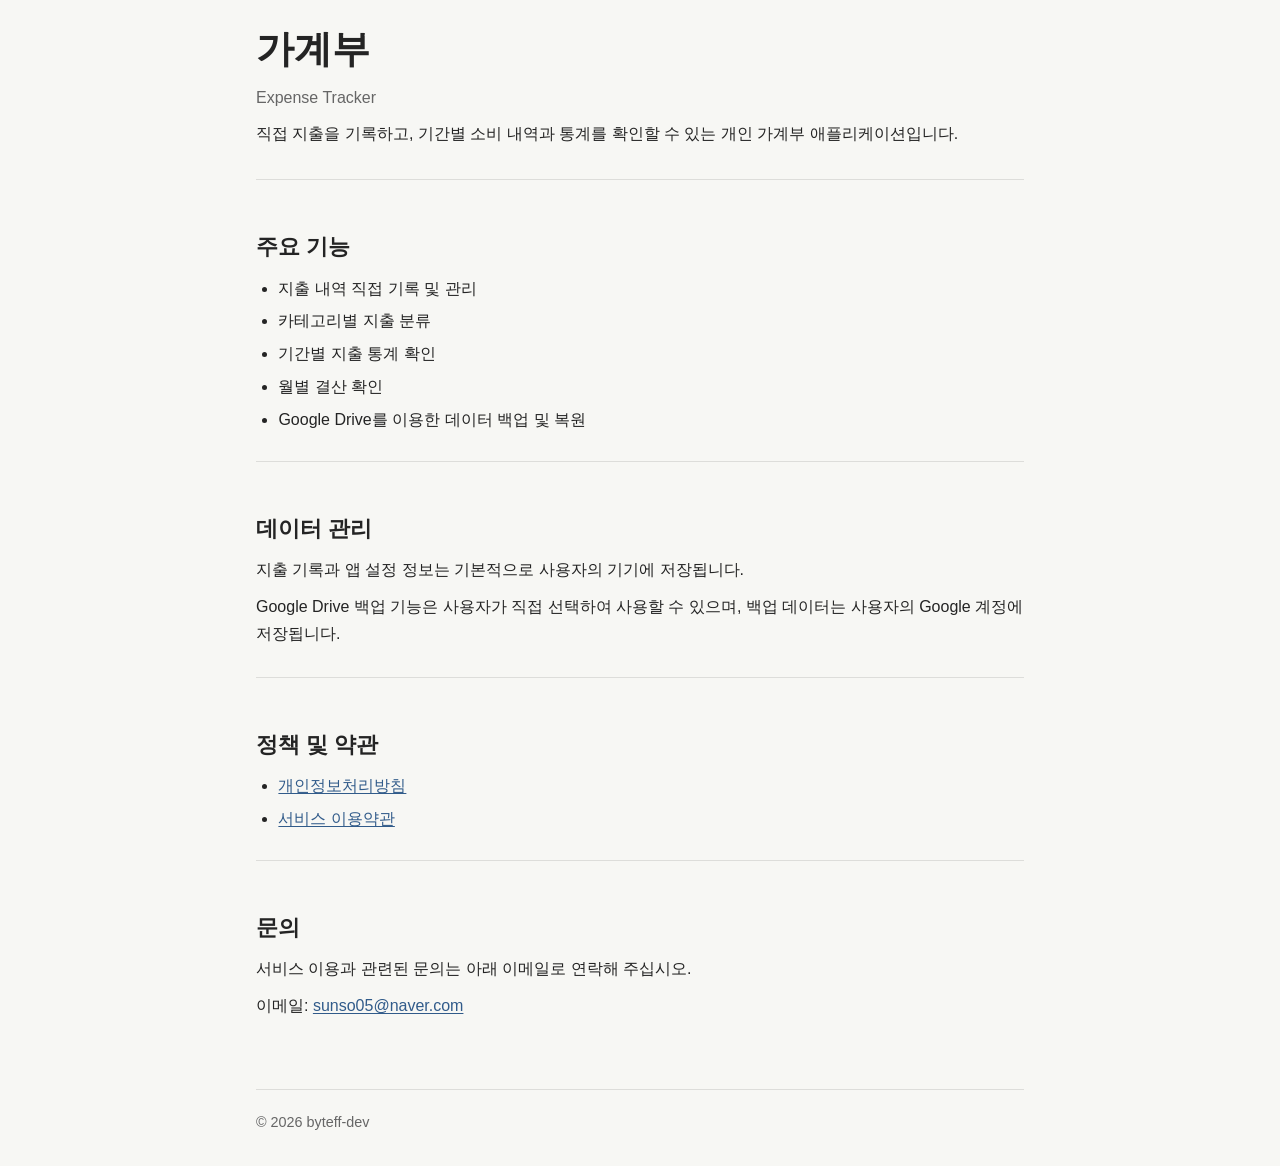
<file: index.html>
<!DOCTYPE html>
<html lang="ko">
<head>
  <meta charset="UTF-8">
  <meta name="viewport" content="width=device-width, initial-scale=1.0, viewport-fit=cover">
  <meta
    name="description"
    content="가계부(Expense Tracker)는 지출 기록, 통계, 결산 및 Google Drive 백업 기능을 제공하는 개인 가계부 애플리케이션입니다."
  >

  <title>가계부 | Expense Tracker</title>

  <link rel="stylesheet" href="./css/style.css">
</head>

<body>
  <main>
    <header>
      <h1>가계부</h1>

      <p class="subtitle">
        Expense Tracker
      </p>

      <p>
        직접 지출을 기록하고, 기간별 소비 내역과 통계를 확인할 수 있는
        개인 가계부 애플리케이션입니다.
      </p>
    </header>

    <section>
      <h2>주요 기능</h2>

      <ul>
        <li>지출 내역 직접 기록 및 관리</li>
        <li>카테고리별 지출 분류</li>
        <li>기간별 지출 통계 확인</li>
        <li>월별 결산 확인</li>
        <li>Google Drive를 이용한 데이터 백업 및 복원</li>
      </ul>
    </section>

    <section>
      <h2>데이터 관리</h2>

      <p>
        지출 기록과 앱 설정 정보는 기본적으로 사용자의 기기에 저장됩니다.
      </p>

      <p>
        Google Drive 백업 기능은 사용자가 직접 선택하여 사용할 수 있으며,
        백업 데이터는 사용자의 Google 계정에 저장됩니다.
      </p>
    </section>

    <section>
      <h2>정책 및 약관</h2>

      <ul>
        <li>
          <a href="./privacy/">개인정보처리방침</a>
        </li>
        <li>
          <a href="./terms/">서비스 이용약관</a>
        </li>
      </ul>
    </section>

    <section>
      <h2>문의</h2>

      <p>
        서비스 이용과 관련된 문의는 아래 이메일로 연락해 주십시오.
      </p>

      <p>
        이메일:
        <a href="mailto:sunso05@naver.com">
          sunso05@naver.com
        </a>
      </p>
    </section>

    <footer>
      © 2026 byteff-dev
    </footer>
  </main>
</body>
</html>
</file>
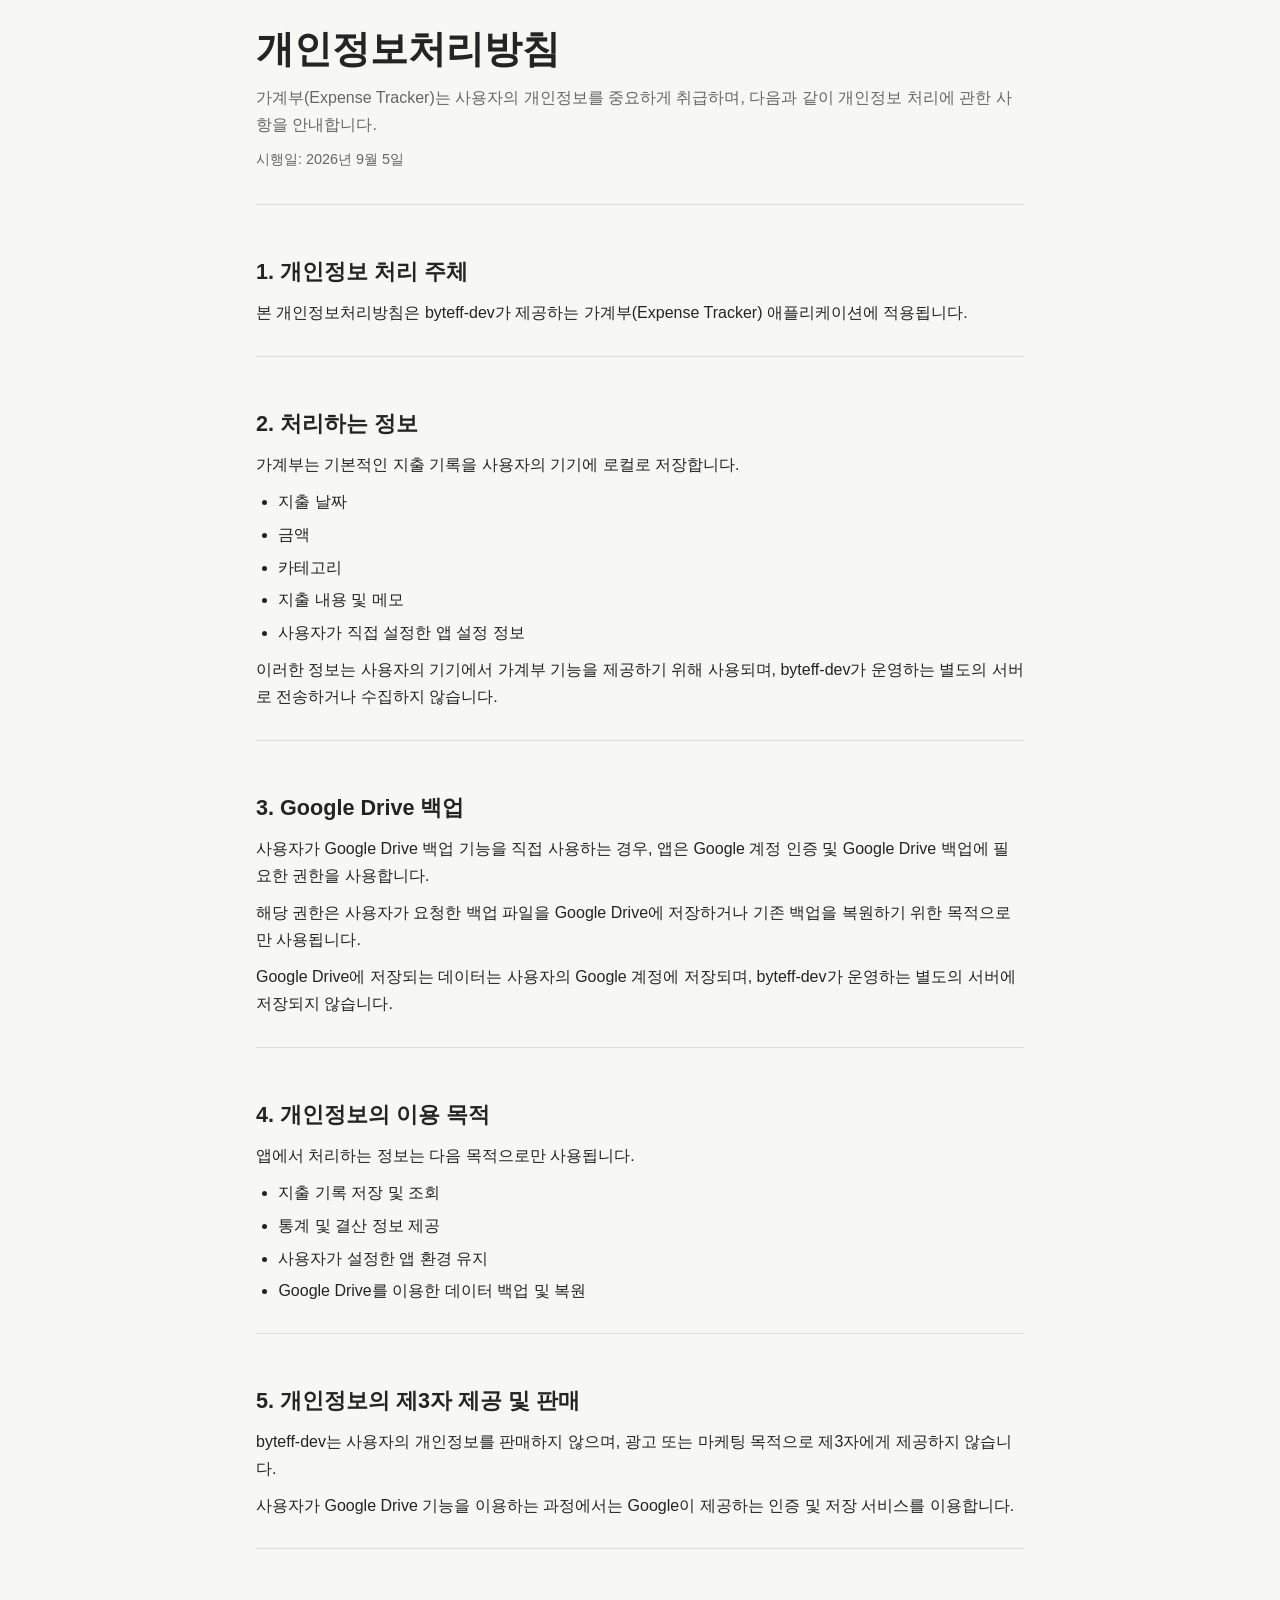
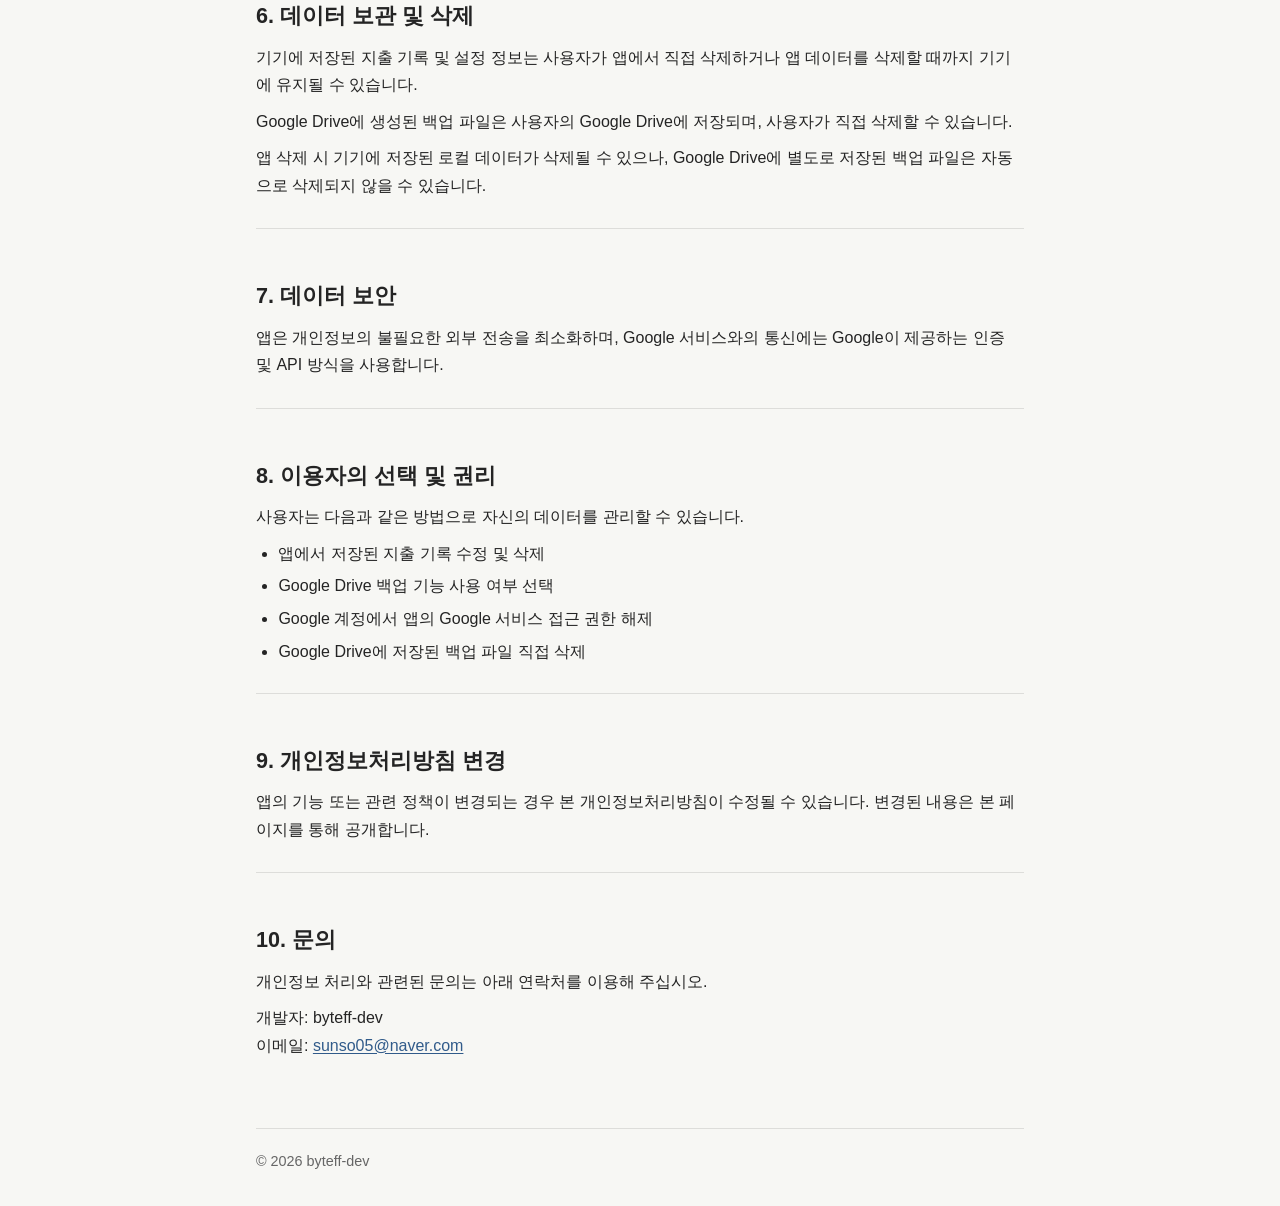
<file: privacy/index.html>
<!DOCTYPE html>
<html lang="ko">
<head>
  <meta charset="UTF-8">
  <meta name="viewport" content="width=device-width, initial-scale=1.0, viewport-fit=cover">
  <meta name="description" content="가계부(Expense Tracker) 개인정보처리방침">

  <title>개인정보처리방침 | 가계부</title>

  <link rel="stylesheet" href="../css/style.css">
</head>

<body>
  <main>
    <header>
      <h1>개인정보처리방침</h1>

      <p class="subtitle">
        가계부(Expense Tracker)는 사용자의 개인정보를 중요하게 취급하며,
        다음과 같이 개인정보 처리에 관한 사항을 안내합니다.
      </p>

      <p class="date">시행일: 2026년 9월 5일</p>
    </header>

    <section>
      <h2>1. 개인정보 처리 주체</h2>

      <p>
        본 개인정보처리방침은 byteff-dev가 제공하는
        가계부(Expense Tracker) 애플리케이션에 적용됩니다.
      </p>
    </section>

    <section>
      <h2>2. 처리하는 정보</h2>

      <p>
        가계부는 기본적인 지출 기록을 사용자의 기기에 로컬로 저장합니다.
      </p>

      <ul>
        <li>지출 날짜</li>
        <li>금액</li>
        <li>카테고리</li>
        <li>지출 내용 및 메모</li>
        <li>사용자가 직접 설정한 앱 설정 정보</li>
      </ul>

      <p>
        이러한 정보는 사용자의 기기에서 가계부 기능을 제공하기 위해 사용되며,
        byteff-dev가 운영하는 별도의 서버로 전송하거나 수집하지 않습니다.
      </p>
    </section>

    <section>
      <h2>3. Google Drive 백업</h2>

      <p>
        사용자가 Google Drive 백업 기능을 직접 사용하는 경우,
        앱은 Google 계정 인증 및 Google Drive 백업에 필요한 권한을 사용합니다.
      </p>

      <p>
        해당 권한은 사용자가 요청한 백업 파일을 Google Drive에 저장하거나
        기존 백업을 복원하기 위한 목적으로만 사용됩니다.
      </p>

      <p>
        Google Drive에 저장되는 데이터는 사용자의 Google 계정에 저장되며,
        byteff-dev가 운영하는 별도의 서버에 저장되지 않습니다.
      </p>
    </section>

    <section>
      <h2>4. 개인정보의 이용 목적</h2>

      <p>
        앱에서 처리하는 정보는 다음 목적으로만 사용됩니다.
      </p>

      <ul>
        <li>지출 기록 저장 및 조회</li>
        <li>통계 및 결산 정보 제공</li>
        <li>사용자가 설정한 앱 환경 유지</li>
        <li>Google Drive를 이용한 데이터 백업 및 복원</li>
      </ul>
    </section>

    <section>
      <h2>5. 개인정보의 제3자 제공 및 판매</h2>

      <p>
        byteff-dev는 사용자의 개인정보를 판매하지 않으며,
        광고 또는 마케팅 목적으로 제3자에게 제공하지 않습니다.
      </p>

      <p>
        사용자가 Google Drive 기능을 이용하는 과정에서는
        Google이 제공하는 인증 및 저장 서비스를 이용합니다.
      </p>
    </section>

    <section>
      <h2>6. 데이터 보관 및 삭제</h2>

      <p>
        기기에 저장된 지출 기록 및 설정 정보는 사용자가 앱에서 직접 삭제하거나
        앱 데이터를 삭제할 때까지 기기에 유지될 수 있습니다.
      </p>

      <p>
        Google Drive에 생성된 백업 파일은 사용자의 Google Drive에 저장되며,
        사용자가 직접 삭제할 수 있습니다.
      </p>

      <p>
        앱 삭제 시 기기에 저장된 로컬 데이터가 삭제될 수 있으나,
        Google Drive에 별도로 저장된 백업 파일은 자동으로 삭제되지 않을 수 있습니다.
      </p>
    </section>

    <section>
      <h2>7. 데이터 보안</h2>

      <p>
        앱은 개인정보의 불필요한 외부 전송을 최소화하며,
        Google 서비스와의 통신에는 Google이 제공하는 인증 및 API 방식을 사용합니다.
      </p>
    </section>

    <section>
      <h2>8. 이용자의 선택 및 권리</h2>

      <p>
        사용자는 다음과 같은 방법으로 자신의 데이터를 관리할 수 있습니다.
      </p>

      <ul>
        <li>앱에서 저장된 지출 기록 수정 및 삭제</li>
        <li>Google Drive 백업 기능 사용 여부 선택</li>
        <li>Google 계정에서 앱의 Google 서비스 접근 권한 해제</li>
        <li>Google Drive에 저장된 백업 파일 직접 삭제</li>
      </ul>
    </section>

    <section>
      <h2>9. 개인정보처리방침 변경</h2>

      <p>
        앱의 기능 또는 관련 정책이 변경되는 경우
        본 개인정보처리방침이 수정될 수 있습니다.
        변경된 내용은 본 페이지를 통해 공개합니다.
      </p>
    </section>

    <section>
      <h2>10. 문의</h2>

      <p>
        개인정보 처리와 관련된 문의는 아래 연락처를 이용해 주십시오.
      </p>

      <p>
        개발자: byteff-dev<br>
        이메일:
        <a href="mailto:sunso05@naver.com">
          sunso05@naver.com
        </a>
      </p>
    </section>

    <footer>
      © 2026 byteff-dev
    </footer>
  </main>
</body>
</html>
</file>
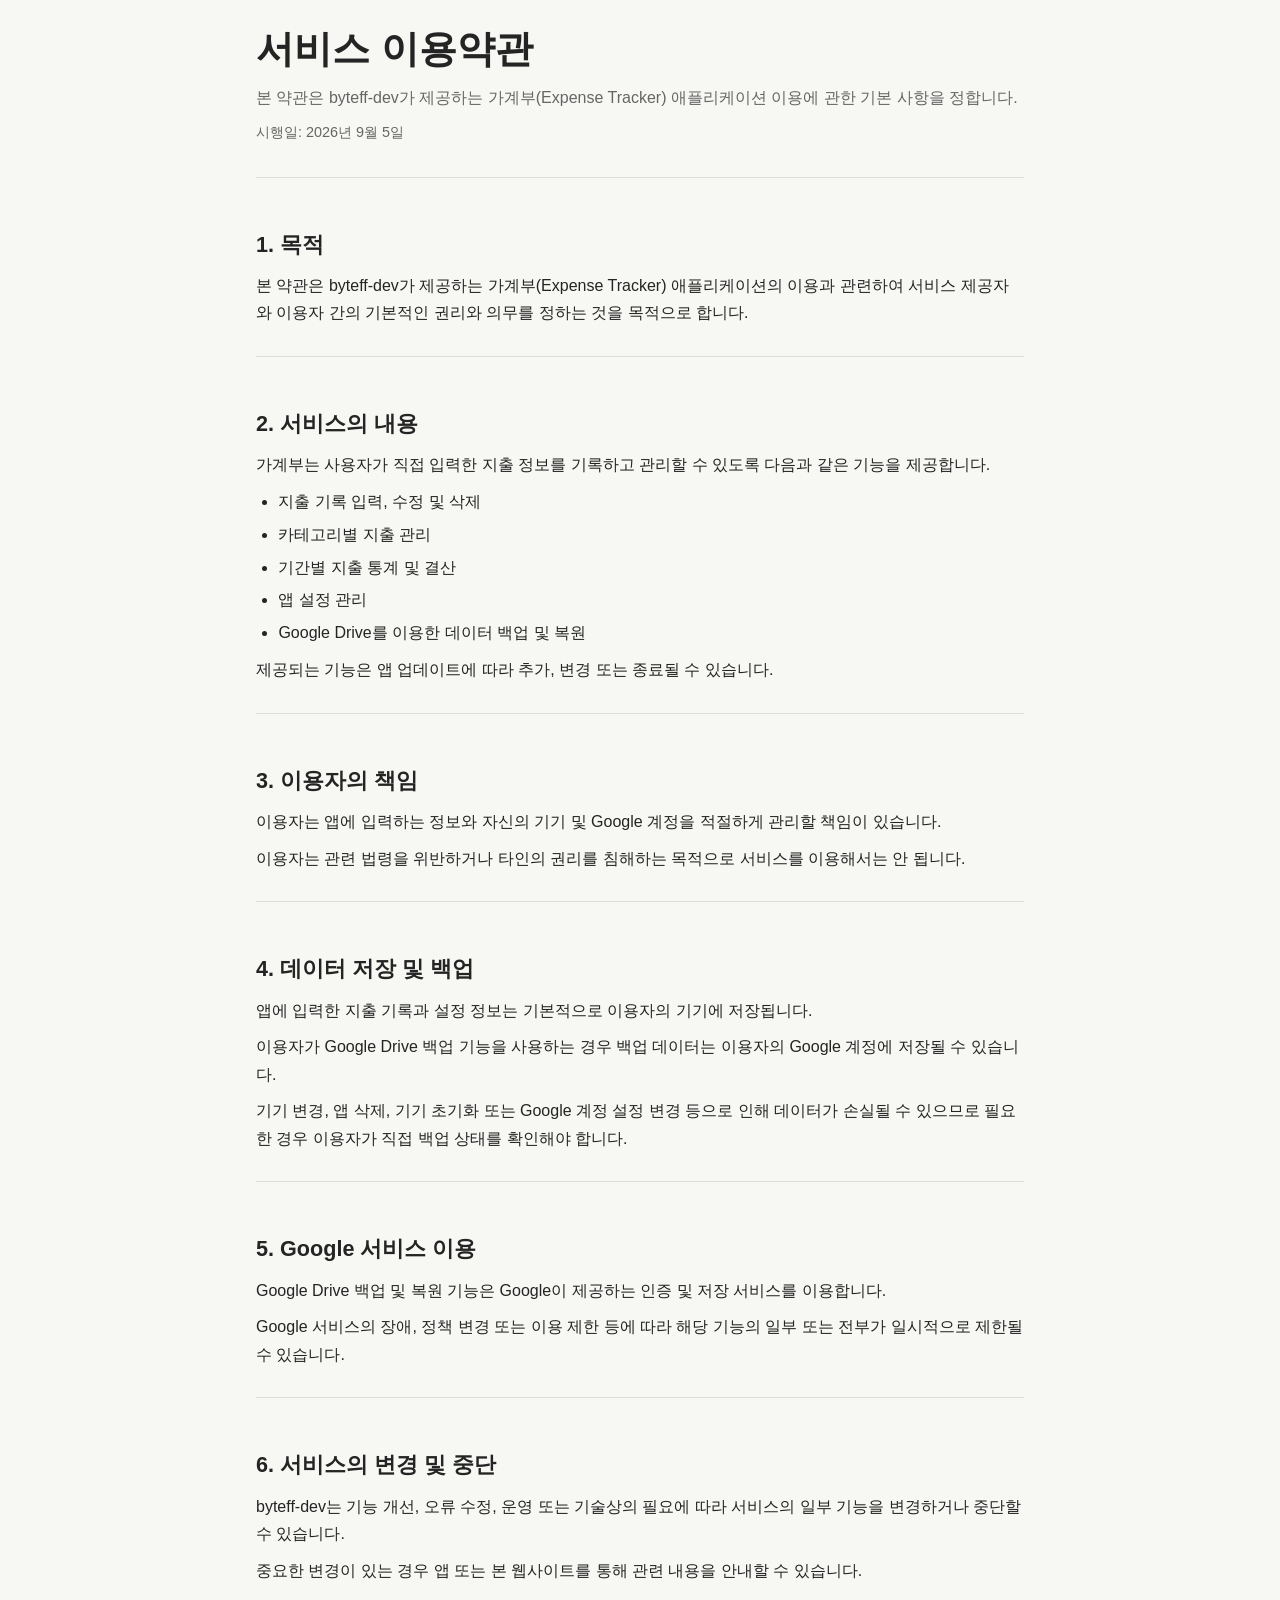
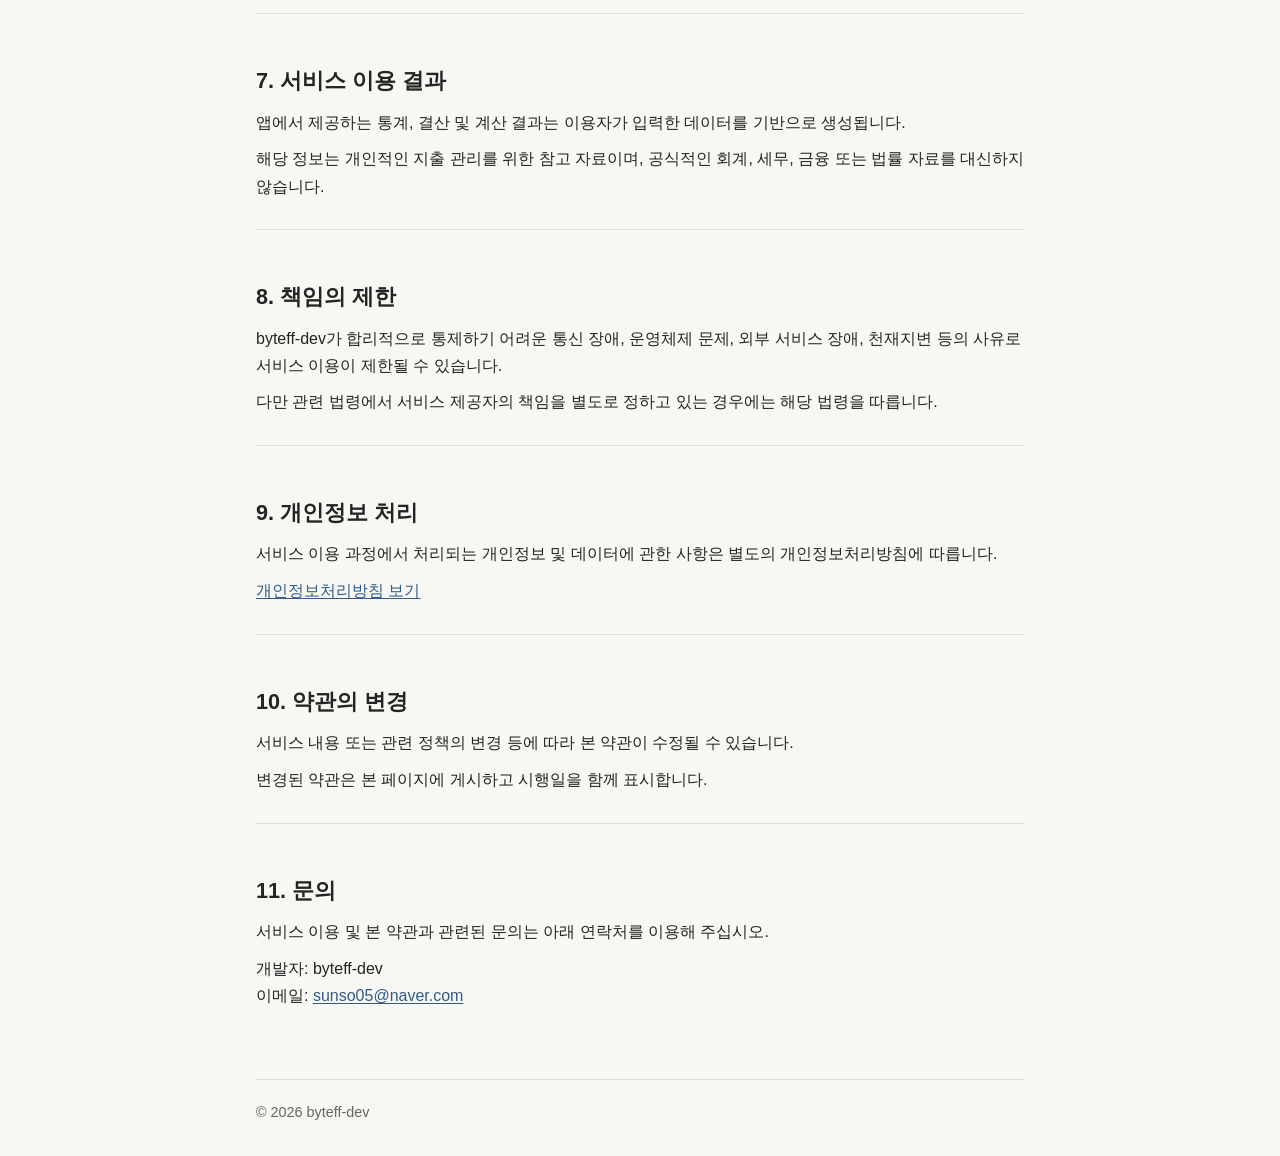
<file: terms/index.html>
<!DOCTYPE html>
<html lang="ko">
<head>
  <meta charset="UTF-8">
  <meta name="viewport" content="width=device-width, initial-scale=1.0, viewport-fit=cover">
  <meta name="description" content="가계부(Expense Tracker) 서비스 이용약관">

  <title>서비스 이용약관 | 가계부</title>

  <link rel="stylesheet" href="../css/style.css">
</head>

<body>
  <main>
    <header>
      <h1>서비스 이용약관</h1>

      <p class="subtitle">
        본 약관은 byteff-dev가 제공하는 가계부(Expense Tracker)
        애플리케이션 이용에 관한 기본 사항을 정합니다.
      </p>

      <p class="date">시행일: 2026년 9월 5일</p>
    </header>

    <section>
      <h2>1. 목적</h2>

      <p>
        본 약관은 byteff-dev가 제공하는 가계부(Expense Tracker)
        애플리케이션의 이용과 관련하여 서비스 제공자와 이용자 간의
        기본적인 권리와 의무를 정하는 것을 목적으로 합니다.
      </p>
    </section>

    <section>
      <h2>2. 서비스의 내용</h2>

      <p>
        가계부는 사용자가 직접 입력한 지출 정보를 기록하고 관리할 수 있도록
        다음과 같은 기능을 제공합니다.
      </p>

      <ul>
        <li>지출 기록 입력, 수정 및 삭제</li>
        <li>카테고리별 지출 관리</li>
        <li>기간별 지출 통계 및 결산</li>
        <li>앱 설정 관리</li>
        <li>Google Drive를 이용한 데이터 백업 및 복원</li>
      </ul>

      <p>
        제공되는 기능은 앱 업데이트에 따라 추가, 변경 또는 종료될 수 있습니다.
      </p>
    </section>

    <section>
      <h2>3. 이용자의 책임</h2>

      <p>
        이용자는 앱에 입력하는 정보와 자신의 기기 및 Google 계정을
        적절하게 관리할 책임이 있습니다.
      </p>

      <p>
        이용자는 관련 법령을 위반하거나 타인의 권리를 침해하는 목적으로
        서비스를 이용해서는 안 됩니다.
      </p>
    </section>

    <section>
      <h2>4. 데이터 저장 및 백업</h2>

      <p>
        앱에 입력한 지출 기록과 설정 정보는 기본적으로
        이용자의 기기에 저장됩니다.
      </p>

      <p>
        이용자가 Google Drive 백업 기능을 사용하는 경우
        백업 데이터는 이용자의 Google 계정에 저장될 수 있습니다.
      </p>

      <p>
        기기 변경, 앱 삭제, 기기 초기화 또는 Google 계정 설정 변경 등으로 인해
        데이터가 손실될 수 있으므로 필요한 경우 이용자가 직접
        백업 상태를 확인해야 합니다.
      </p>
    </section>

    <section>
      <h2>5. Google 서비스 이용</h2>

      <p>
        Google Drive 백업 및 복원 기능은 Google이 제공하는 인증 및
        저장 서비스를 이용합니다.
      </p>

      <p>
        Google 서비스의 장애, 정책 변경 또는 이용 제한 등에 따라
        해당 기능의 일부 또는 전부가 일시적으로 제한될 수 있습니다.
      </p>
    </section>

    <section>
      <h2>6. 서비스의 변경 및 중단</h2>

      <p>
        byteff-dev는 기능 개선, 오류 수정, 운영 또는 기술상의 필요에 따라
        서비스의 일부 기능을 변경하거나 중단할 수 있습니다.
      </p>

      <p>
        중요한 변경이 있는 경우 앱 또는 본 웹사이트를 통해
        관련 내용을 안내할 수 있습니다.
      </p>
    </section>

    <section>
      <h2>7. 서비스 이용 결과</h2>

      <p>
        앱에서 제공하는 통계, 결산 및 계산 결과는
        이용자가 입력한 데이터를 기반으로 생성됩니다.
      </p>

      <p>
        해당 정보는 개인적인 지출 관리를 위한 참고 자료이며,
        공식적인 회계, 세무, 금융 또는 법률 자료를 대신하지 않습니다.
      </p>
    </section>

    <section>
      <h2>8. 책임의 제한</h2>

      <p>
        byteff-dev가 합리적으로 통제하기 어려운 통신 장애,
        운영체제 문제, 외부 서비스 장애, 천재지변 등의 사유로
        서비스 이용이 제한될 수 있습니다.
      </p>

      <p>
        다만 관련 법령에서 서비스 제공자의 책임을 별도로 정하고 있는 경우에는
        해당 법령을 따릅니다.
      </p>
    </section>

    <section>
      <h2>9. 개인정보 처리</h2>

      <p>
        서비스 이용 과정에서 처리되는 개인정보 및 데이터에 관한 사항은
        별도의 개인정보처리방침에 따릅니다.
      </p>

      <p>
        <a href="../privacy/">개인정보처리방침 보기</a>
      </p>
    </section>

    <section>
      <h2>10. 약관의 변경</h2>

      <p>
        서비스 내용 또는 관련 정책의 변경 등에 따라
        본 약관이 수정될 수 있습니다.
      </p>

      <p>
        변경된 약관은 본 페이지에 게시하고 시행일을 함께 표시합니다.
      </p>
    </section>

    <section>
      <h2>11. 문의</h2>

      <p>
        서비스 이용 및 본 약관과 관련된 문의는 아래 연락처를 이용해 주십시오.
      </p>

      <p>
        개발자: byteff-dev<br>
        이메일:
        <a href="mailto:sunso05@naver.com">
          sunso05@naver.com
        </a>
      </p>
    </section>

    <footer>
      © 2026 byteff-dev
    </footer>
  </main>
</body>
</html>
</file>
<file: css/style.css>
:root {
  color-scheme: light;

  --bg: #f7f7f4;
  --text: #242424;
  --subtext: #666666;
  --border: #ddddda;
  --link: #315b8a;
}

* {
  box-sizing: border-box;
}

html {
  background: var(--bg);
}

body {
  margin: 0;
  min-height: 100vh;

  font-family:
    -apple-system,
    BlinkMacSystemFont,
    "Pretendard",
    "Noto Sans KR",
    "Segoe UI",
    sans-serif;

  line-height: 1.7;
  color: var(--text);
  background: var(--bg);

  padding-top: max(1.5rem, env(safe-area-inset-top));
  padding-right: max(1rem, env(safe-area-inset-right));
  padding-bottom: max(2rem, env(safe-area-inset-bottom));
  padding-left: max(1rem, env(safe-area-inset-left));
}

main {
  width: min(100%, 48rem);
  margin: 0 auto;
}

header {
  margin-bottom: 2rem;
}

h1 {
  margin: 0 0 0.5rem;

  font-size: clamp(1.8rem, 5vw, 2.4rem);
  line-height: 1.3;
}

h2 {
  margin: 2rem 0 0.75rem;

  font-size: clamp(1.15rem, 3vw, 1.35rem);
  line-height: 1.4;
}

p {
  margin: 0.6rem 0;
}

ul,
ol {
  margin: 0.5rem 0;
  padding-left: 1.4rem;
}

li + li {
  margin-top: 0.35rem;
}

.subtitle,
.date {
  color: var(--subtext);
}

.date {
  font-size: 0.9rem;
}

section {
  padding: 1.25rem 0;
  border-top: 1px solid var(--border);
}

a {
  color: var(--link);
  text-underline-offset: 0.15em;
  word-break: break-word;
}

footer {
  margin-top: 2.5rem;
  padding-top: 1.25rem;

  border-top: 1px solid var(--border);

  color: var(--subtext);
  font-size: 0.9rem;
}

@media (min-width: 768px) {
  body {
    padding-right: max(1.5rem, env(safe-area-inset-right));
    padding-left: max(1.5rem, env(safe-area-inset-left));
  }
}
</file>
